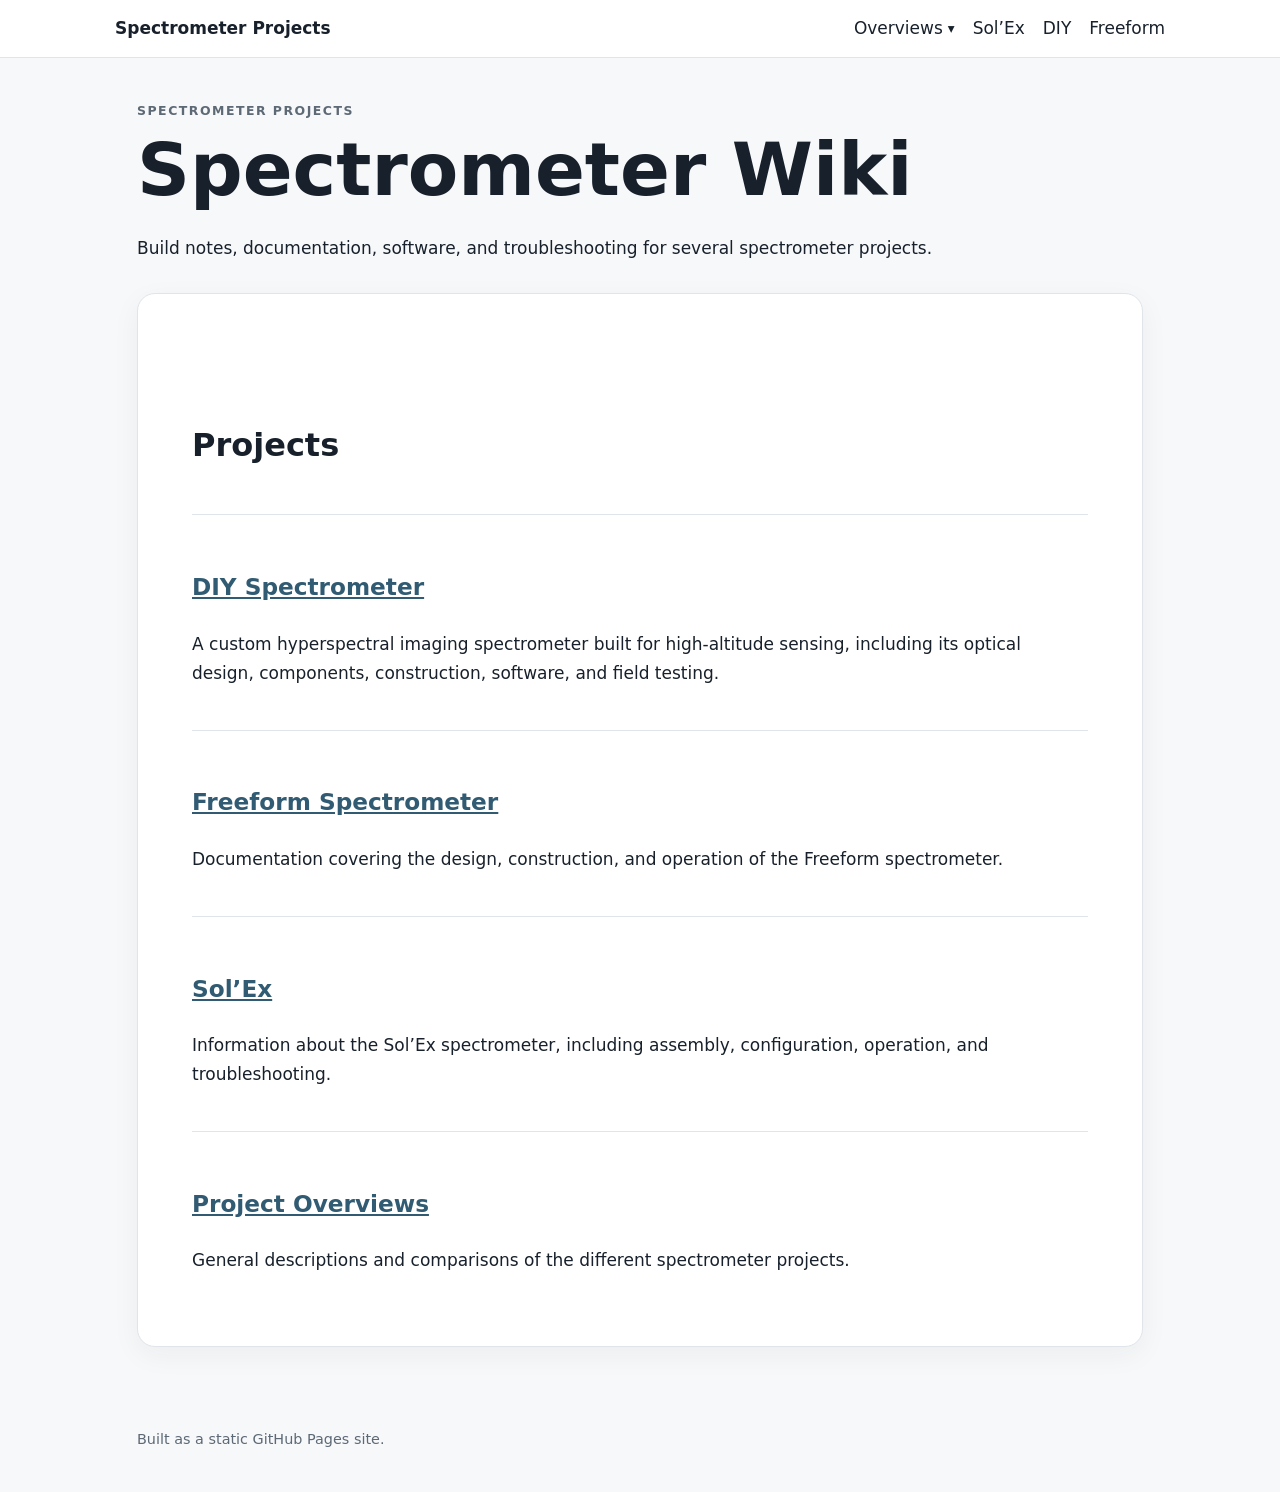
<file: index.html>
<!doctype html>
<html lang="en">
    <head>
        <meta charset="utf-8">
        <meta name="viewport" content="width=device-width, initial-scale=1">
        <title>Spectrometer Projects</title>
        <link rel="stylesheet" href="styles.css">
    </head>
    <body>
        <nav class="site-nav">
            <a class="brand" href="index.html">Spectrometer Projects</a>
            <div class="links">
                <div class="dropdown">
                    <a class="dropdown-toggle">
                        Overviews
                        <span class="dropdown-arrow">▾</span>
                    </a>
                    <div class="dropdown-menu">
                        <a href="science-overview.html">Science Overview</a>
                        <a href="coding-overview.html">Coding Overview</a>
                        <a href="troubleshooting.html">Troubleshooting</a>
                    </div>
                </div>
                <a href="solex.html">Sol’Ex</a>
                <a href="diy.html">DIY</a>
                <a href="freeform.html">Freeform</a>
            </div>
        </nav>
        <main>
            <header class="hero">
                <div class="eyebrow">Spectrometer Projects</div>
                <h1>Spectrometer Wiki</h1>
                <p>
                    Build notes, documentation, software, and troubleshooting
                    for several spectrometer projects.
                </p>
            </header>
            <article>
                <h2>Projects</h2>
                <div class="section">
                    <h3>
                        <a href="diy.html">DIY Spectrometer</a>
                    </h3>
                    <p>
                        A custom hyperspectral imaging spectrometer built for
                        high-altitude sensing, including its optical design,
                        components, construction, software, and field testing.
                    </p>
                </div>
                <div class="section">
                    <h3>
                        <a href="freeform.html">Freeform Spectrometer</a>
                    </h3>
                    <p>
                        Documentation covering the design, construction, and
                        operation of the Freeform spectrometer.
                    </p>
                </div>
                <div class="section">
                    <h3>
                        <a href="solex.html">Sol’Ex</a>
                    </h3>
                    <p>
                        Information about the Sol’Ex spectrometer, including
                        assembly, configuration, operation, and troubleshooting.
                    </p>
                </div>
                <div class="section">
                    <h3>
                        <a href="overviews.html">Project Overviews</a>
                    </h3>
                    <p>
                        General descriptions and comparisons of the different
                        spectrometer projects.
                    </p>
                </div>
            </article>
        </main>
        <footer>
            Built as a static GitHub Pages site.
        </footer>
    </body>
</html>
</file>
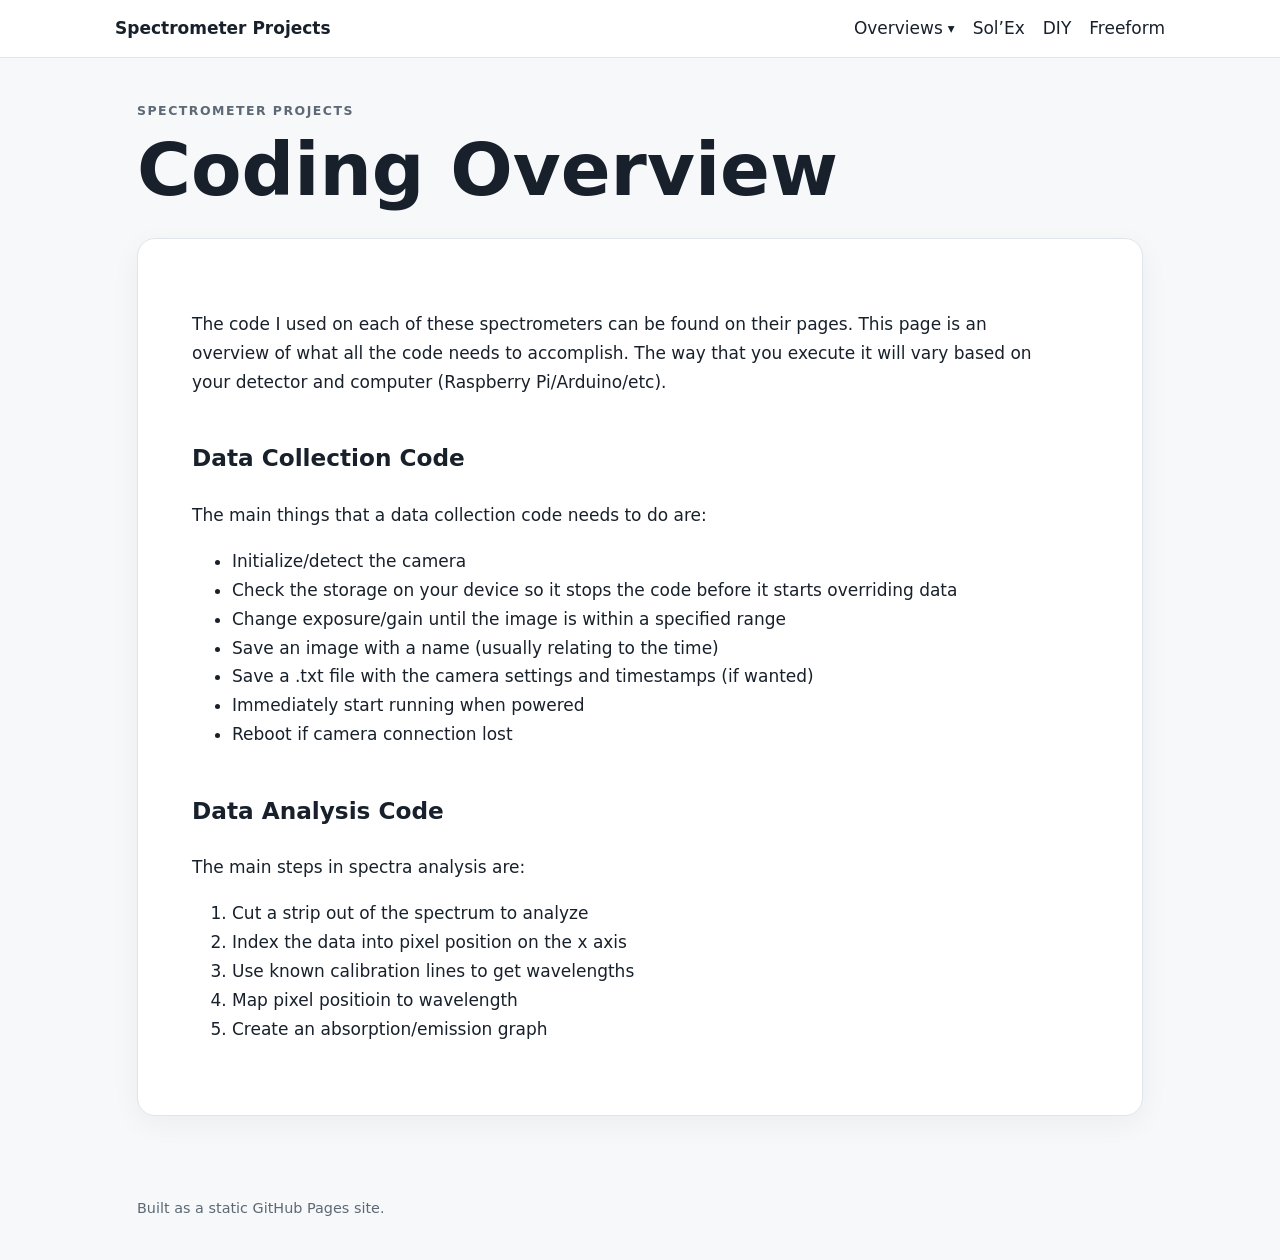
<file: coding-overview.html>
<!doctype html>
<html lang="en">
    <head>
        <meta charset="utf-8">
        <meta name="viewport" content="width=device-width, initial-scale=1">
        <title>Overviews | Spectrometer Projects</title>
        <link rel="stylesheet" href="styles.css">
    </head>
    <body>
        <nav class="site-nav">
            <a class="brand" href="index.html">Spectrometer Projects</a>
            <div class="links">
                <div class="dropdown">
                    <a class="dropdown-toggle">
                        Overviews
                        <span class="dropdown-arrow">▾</span>
                    </a>
                    <div class="dropdown-menu">
                        <a href="science-overview.html">Science Overview</a>
                        <a href="coding-overview.html">Coding Overview</a>
                        <a href="troubleshooting.html">Troubleshooting</a>
                    </div>
                </div>
                <a href="solex.html">Sol’Ex</a>
                <a href="diy.html">DIY</a>
                <a href="freeform.html">Freeform</a>
            </div>
        </nav>
        <main>
            <header class="hero">
                <div class="eyebrow">Spectrometer Projects</div>
                <h1>Coding Overview</h1>
            </header>
            <article>
                <p>The code I used on each of these spectrometers can be found on their pages. This page is an overview of what all the code needs to accomplish. The way that you execute it will vary based on your detector and computer (Raspberry Pi/Arduino/etc).</p>
                <h3>Data Collection Code</h3>
                <p>The main things that a data collection code needs to do are:</p>
                <ul>
                    <li>Initialize/detect the camera  </li>
                    <li>Check the storage on your device so it stops the code before it starts overriding data  </li>
                    <li>Change exposure/gain until the image is within a specified range  </li>
                    <li>Save an image with a name (usually relating to the time)  </li>
                    <li>Save a .txt file with the camera settings and timestamps (if wanted)  </li>
                    <li>Immediately start running when powered  </li>
                    <li>Reboot if camera connection lost</li>
                </ul>
                <h3>Data Analysis Code</h3>
                <p>The main steps in spectra analysis are:</p>
                <ol>
                    <li>Cut a strip out of the spectrum to analyze  </li>
                    <li>Index the data into pixel position on the x axis  </li>
                    <li>Use known calibration lines to get wavelengths  </li>
                    <li>Map pixel positioin to wavelength  </li>
                    <li>Create an absorption/emission graph</li>
                </ol>
            </article>
         </main>
        <footer>Built as a static GitHub Pages site.</footer>
     </body>
</html>
</file>
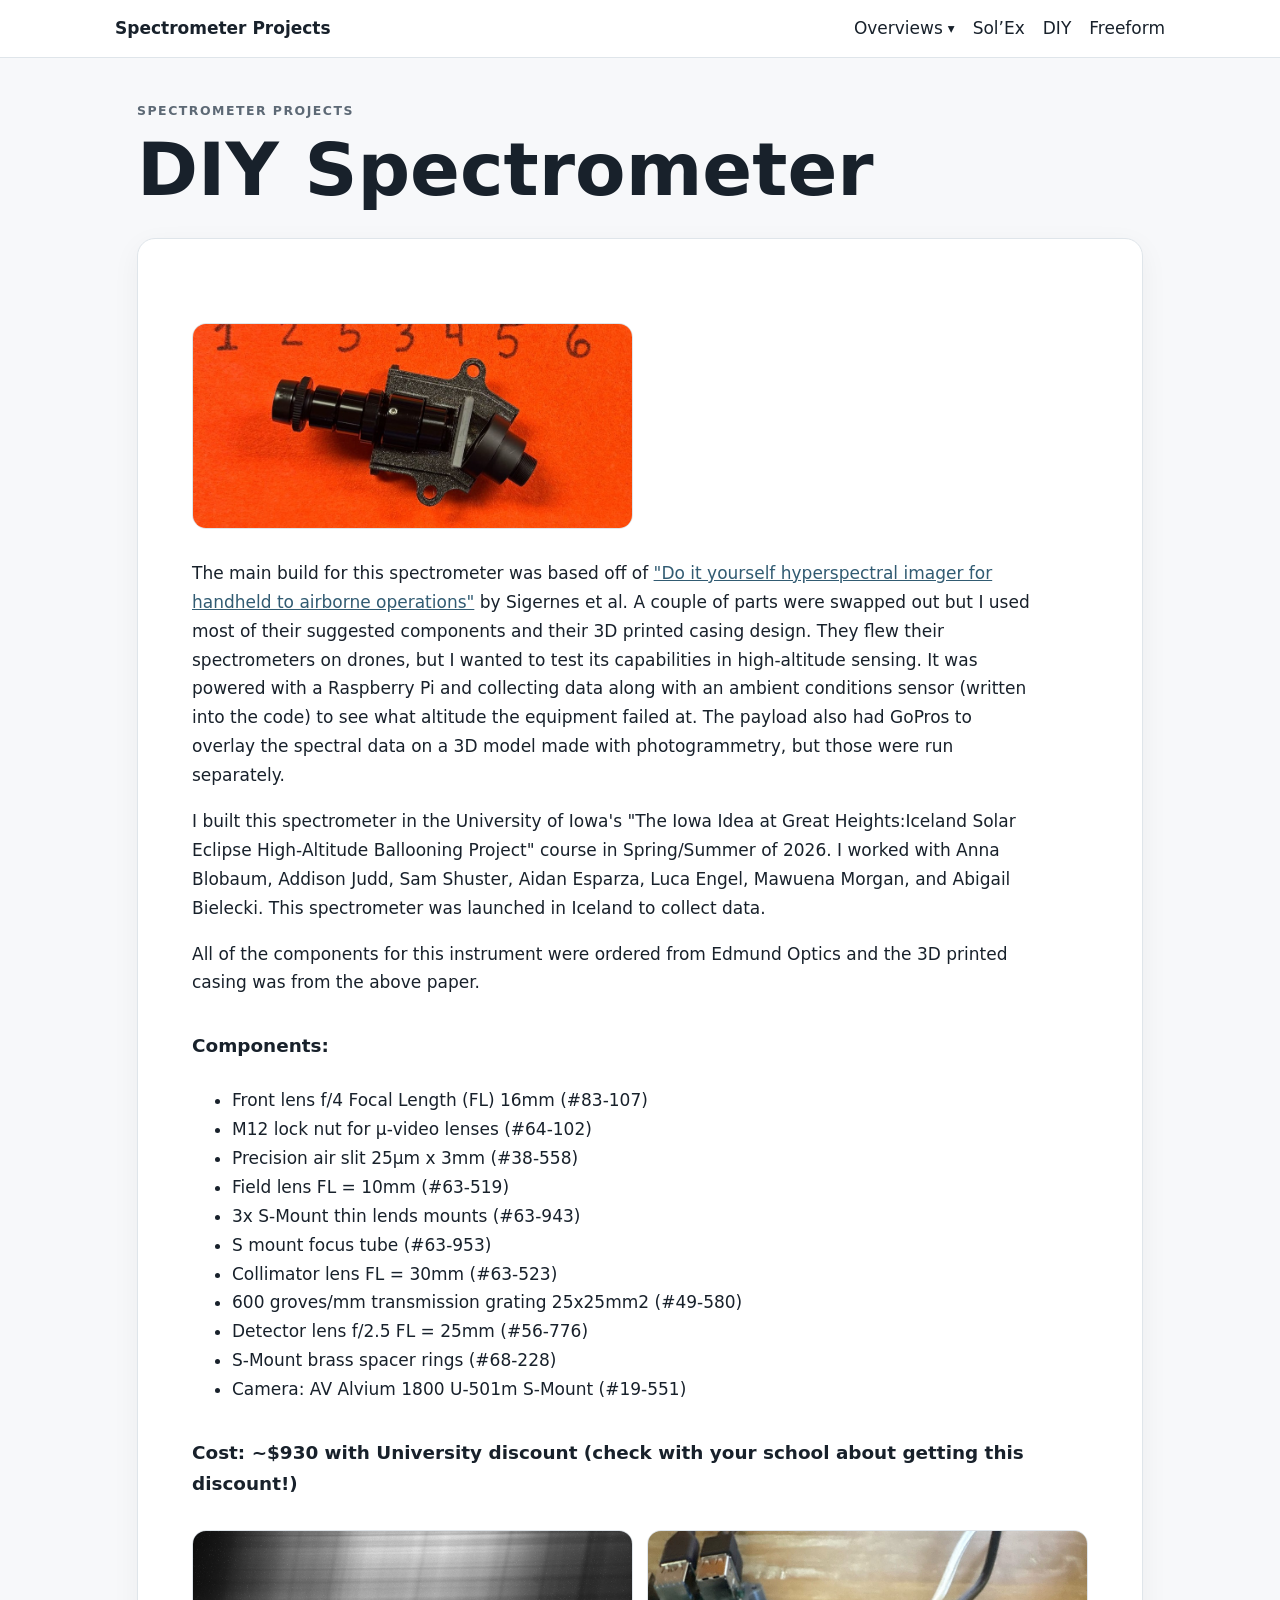
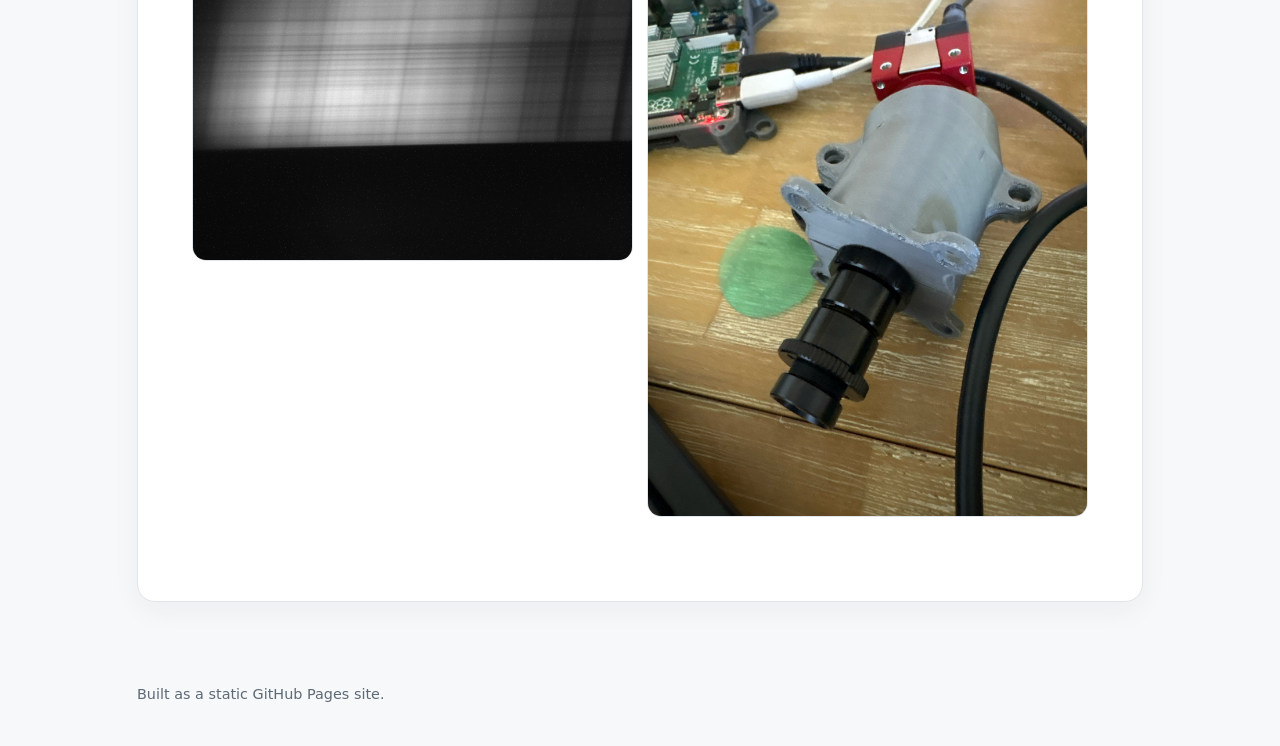
<file: diy.html>
<!doctype html>
<html lang="en">
    <head>
        <meta charset="utf-8">
        <meta name="viewport" content="width=device-width, initial-scale=1">
        <title>DIY Spectrometer | Spectrometer Projects</title>
        <link rel="stylesheet" href="styles.css">
    </head>
    <body>
        <nav class="site-nav">
            <a class="brand" href="index.html">Spectrometer Projects</a>
            <div class="links">
                <div class="dropdown">
                    <a class="dropdown-toggle">
                        Overviews
                        <span class="dropdown-arrow">▾</span>
                    </a>
                    <div class="dropdown-menu">
                        <a href="science-overview.html">Science Overview</a>
                        <a href="coding-overview.html">Coding Overview</a>
                        <a href="troubleshooting.html">Troubleshooting</a>
                    </div>
                </div>
                <a href="solex.html">Sol’Ex</a>
                <a href="diy.html">DIY</a>
                <a href="freeform.html">Freeform</a>
            </div>
        </nav>
        <main>
            <header class="hero">
                <div class="eyebrow">Spectrometer Projects</div>
                <h1>DIY Spectrometer</h1>
            </header>
            <article>
                <div class="gallery">
                    <img src="assets/diy/20260503_155716_AB4F8B.jpeg" alt="20260503_155716_AB4F8B" loading="lazy">
                </div>
                <p>The main build for this spectrometer was based off of <a href="https://github.com/openhsi" target="_blank" rel="noopener">"Do it yourself hyperspectral imager for handheld to airborne operations"</a> by Sigernes et al. A couple of parts were swapped out but I used most of their suggested components and their 3D printed casing design. They flew their spectrometers on drones, but I wanted to test its capabilities in high-altitude sensing. It was powered with a Raspberry Pi and collecting data along with an ambient conditions sensor (written into the code) to see what altitude the equipment failed at. The payload also had GoPros to overlay the spectral data on a 3D model made with photogrammetry, but those were run separately.</p>
                <p>I built this spectrometer in the University of Iowa's "The Iowa Idea at Great Heights:Iceland Solar Eclipse High-Altitude Ballooning Project" course in Spring/Summer of 2026. I worked with Anna Blobaum, Addison Judd, Sam Shuster, Aidan Esparza, Luca Engel, Mawuena Morgan, and Abigail Bielecki. This spectrometer was launched in Iceland to collect data.</p>
                <p>All of the components for this instrument were ordered from Edmund Optics and the 3D printed casing was from the above paper.</p>
                <h4>Components:</h4>
                <ul>
                    <li>Front lens f/4 Focal Length (FL) 16mm (#83-107)</li>
                    <li>M12 lock nut for μ-video lenses (#64-102)  </li>
                    <li>Precision air slit 25μm x 3mm (#38-558)  </li>
                    <li>Field lens FL = 10mm (#63-519)  </li>
                    <li>3x S-Mount thin lends mounts (#63-943)  </li>
                    <li>S mount focus tube (#63-953)  </li>
                    <li>Collimator lens FL = 30mm (#63-523)  </li>
                    <li>600 groves/mm transmission grating 25x25mm2 (#49-580)  </li>
                    <li>Detector lens f/2.5 FL = 25mm (#56-776)  </li>
                    <li>S-Mount brass spacer rings (#68-228)  </li>
                    <li>Camera: AV Alvium 1800 U-501m S-Mount (#19-551)  </li>
                </ul>
                <h4>Cost: ~$930 with University discount (check with your school about getting this discount!)</h4>
                <div class="gallery">
                    <img src="assets/diy/calibration_frame.jpg" alt="calibration_frame" loading="lazy">
                    <img src="assets/diy/20260602_164855_AC6FFB.jpeg" alt="20260602_164855_AC6FFB" loading="lazy">
                </div>
            </article>
        </main>
        <footer>Built as a static GitHub Pages site.</footer>
    </body>

</html>
</file>
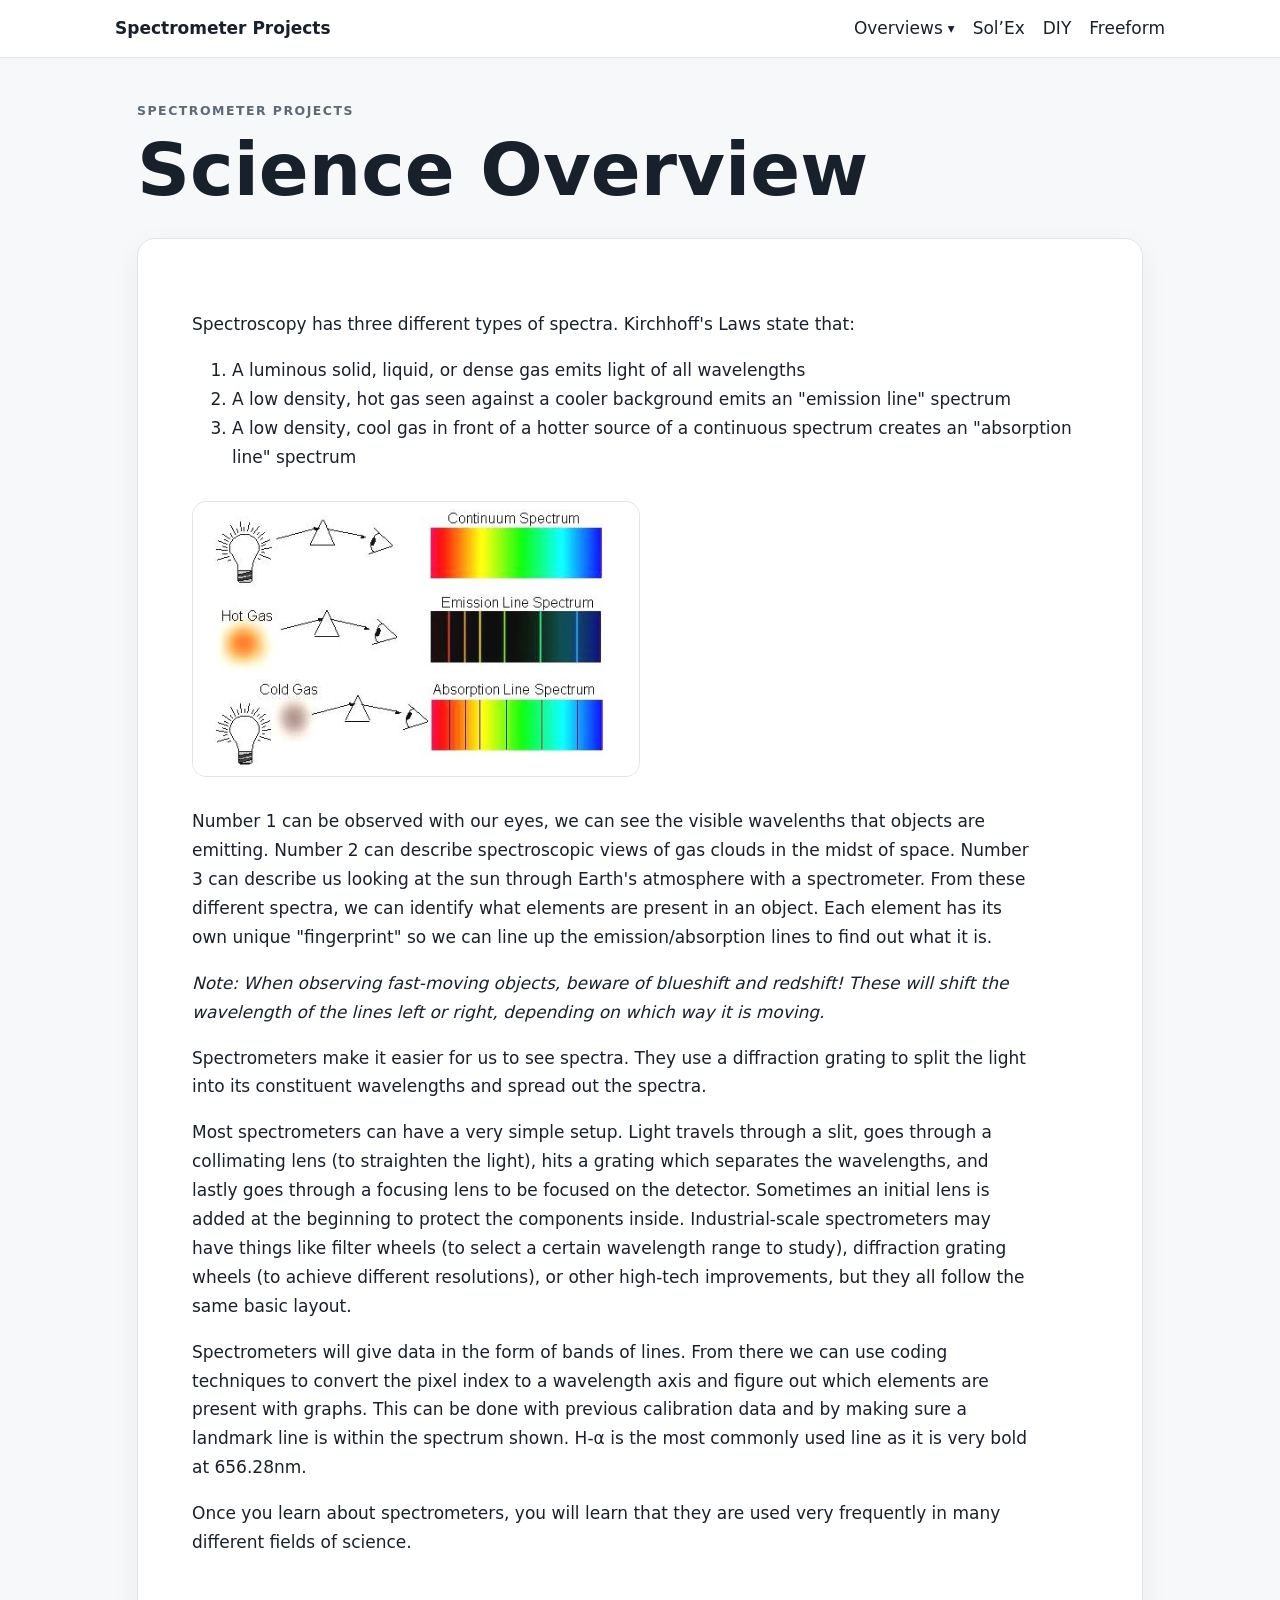
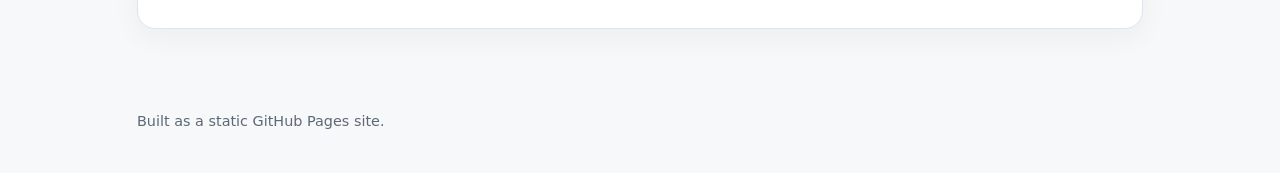
<file: science-overview.html>
<!doctype html>
<html lang="en">
    <head>
        <meta charset="utf-8">
        <meta name="viewport" content="width=device-width, initial-scale=1">
        <title>Overviews | Spectrometer Projects</title>
        <link rel="stylesheet" href="styles.css">
    </head>
    <body>
        <nav class="site-nav">
            <a class="brand" href="index.html">Spectrometer Projects</a>
            <div class="links">
                <div class="dropdown">
                    <a class="dropdown-toggle">
                        Overviews
                        <span class="dropdown-arrow">▾</span>
                    </a>
                    <div class="dropdown-menu">
                        <a href="science-overview.html">Science Overview</a>
                        <a href="coding-overview.html">Coding Overview</a>
                        <a href="troubleshooting.html">Troubleshooting</a>
                    </div>
                </div>
                <a href="solex.html">Sol’Ex</a>
                <a href="diy.html">DIY</a>
                <a href="freeform.html">Freeform</a>
            </div>
        </nav>
        <main>
            <header class="hero">
                <div class="eyebrow">Spectrometer Projects</div>
                <h1>Science Overview</h1>
            </header>
            <article>
                <p>Spectroscopy has three different types of  spectra. Kirchhoff's Laws state that:</p>
                <ol>
                    <li>A luminous solid, liquid, or dense gas emits light of all wavelengths  </li>
                    <li>A low density, hot gas seen against a cooler background emits an "emission line" spectrum  </li>
                    <li>A low density, cool gas in front of a hotter source of a continuous spectrum creates an "absorption line" spectrum  </li>
                </ol>
                <div class="gallery">
                    <img class="wide" src="assets/overviews/kirchoff.png" alt="kirchoff" loading="lazy" style="width: 50%; height: auto;">
                </div>
                <p>Number 1 can be observed with our eyes, we can see the visible wavelenths that objects are emitting. Number 2 can describe spectroscopic views of gas clouds in the midst of space. Number 3 can describe us looking at the sun through Earth's atmosphere with a spectrometer. From these different spectra, we can identify what elements are present in an object. Each element has its own unique "fingerprint" so we can line up the emission/absorption lines to find out what it is.</p>
                <p><em>Note: When observing fast-moving objects, beware of blueshift and redshift! These will shift the wavelength of the lines left or right, depending on which way it is moving.</em></p>
                <p>Spectrometers make it easier for us to see spectra. They use a diffraction grating to split the light into its constituent wavelengths and spread out the spectra.</p>
                <p>Most spectrometers can have a very simple setup. Light travels through a slit, goes through a collimating lens (to straighten the light), hits a grating which separates the wavelengths, and lastly goes through a focusing lens to be focused on the detector. Sometimes an initial lens is added at the beginning to protect the components inside. Industrial-scale spectrometers may have things like filter wheels (to select a certain wavelength range to study), diffraction grating wheels (to achieve different resolutions), or other high-tech improvements, but they all follow the same basic layout.</p>
                <p>Spectrometers will give data in the form of bands of lines. From there we can use coding techniques to convert the pixel index to a wavelength axis and figure out which elements are present with graphs. This can be done with previous calibration data and by making sure a landmark line is within the spectrum shown. H-α is the most commonly used line as it is very bold at 656.28nm.</p>
                <p>Once you learn about spectrometers, you will learn that they are used very frequently in many different fields of science.</p>
            </article>
         </main>
        <footer>Built as a static GitHub Pages site.</footer>
     </body>
</html>
</file>
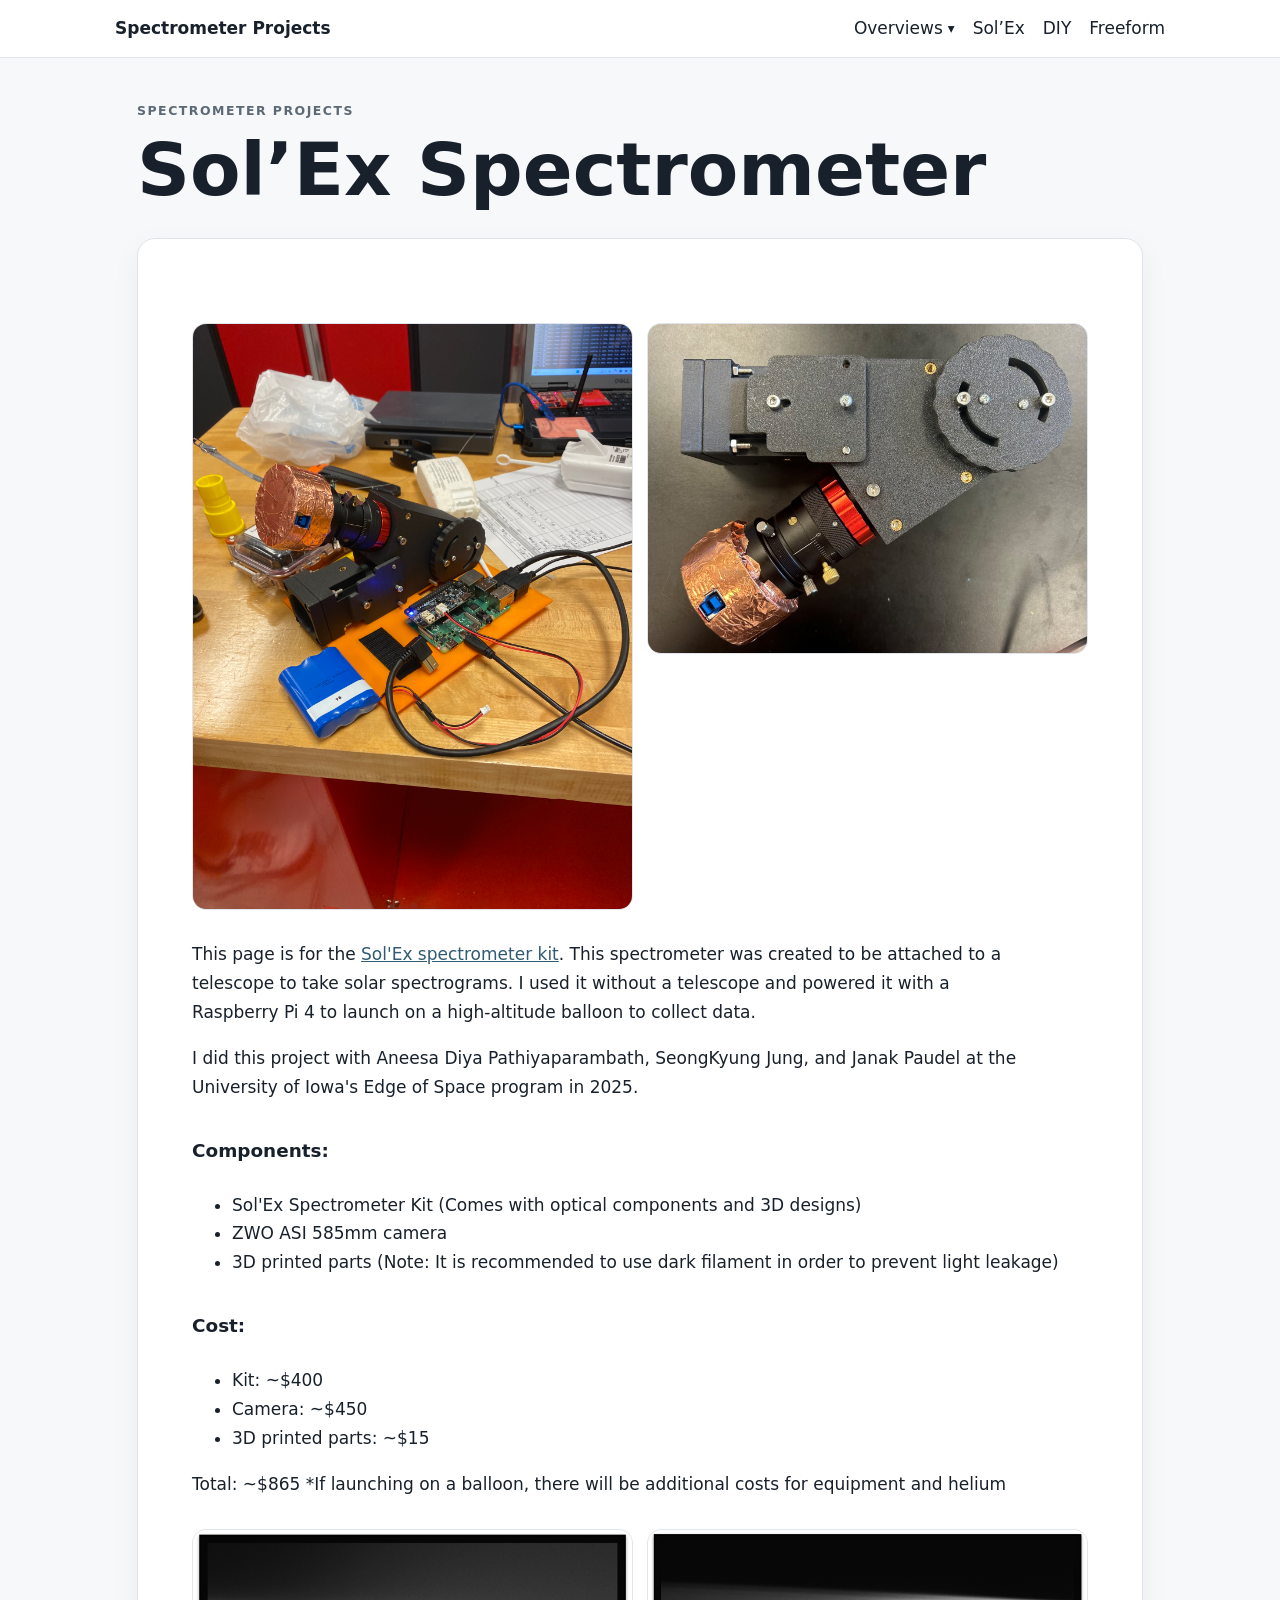
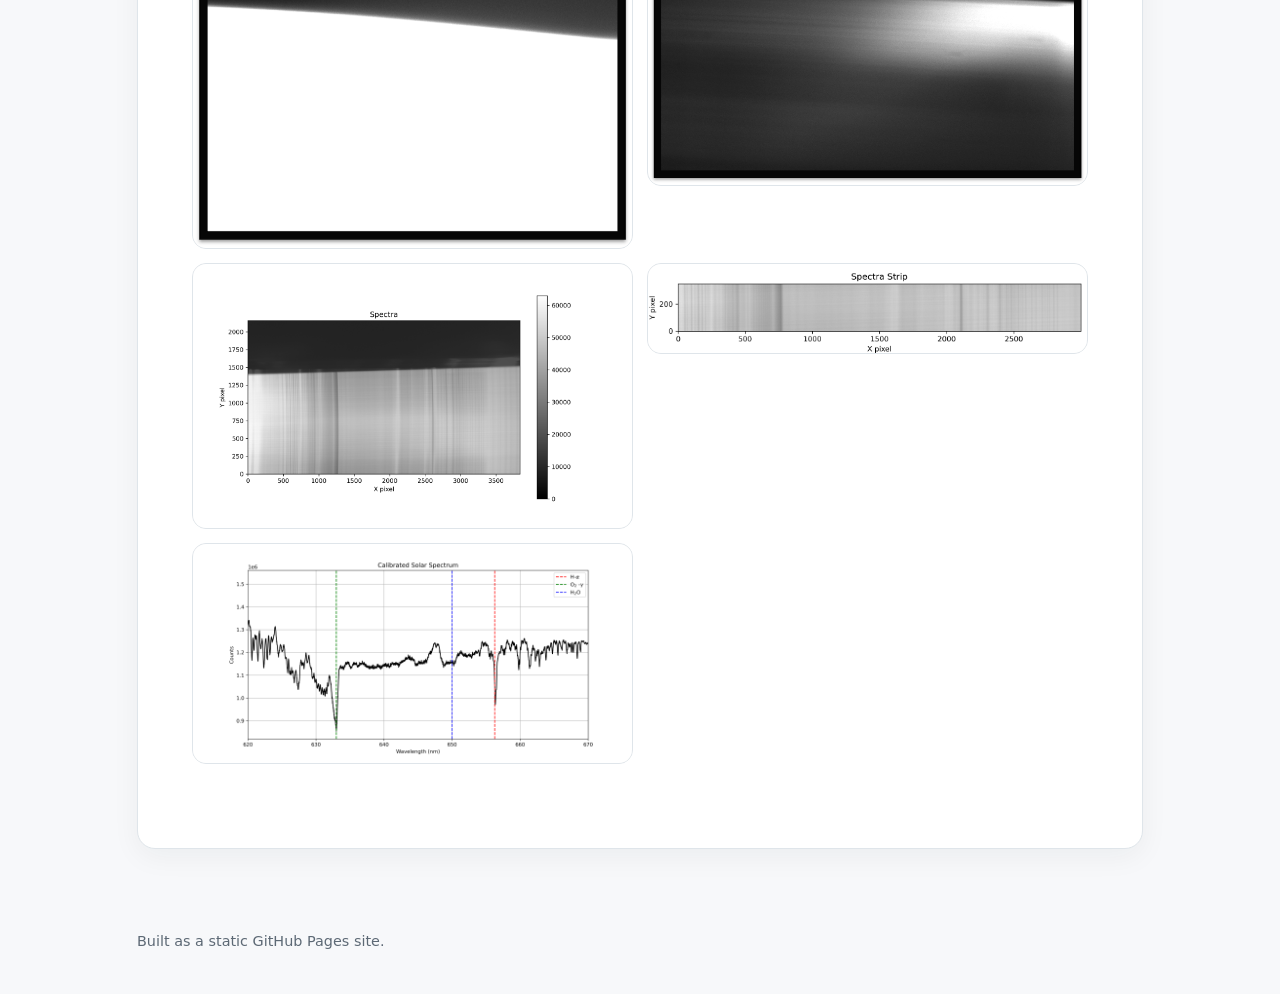
<file: solex.html>
<!doctype html>
<html lang="en">
    <head>
        <meta charset="utf-8">
        <meta name="viewport" content="width=device-width, initial-scale=1">
        <title>Sol’Ex Spectrometer | Spectrometer Projects</title>
        <link rel="stylesheet" href="styles.css">
    </head>
    <body>
        <nav class="site-nav">
            <a class="brand" href="index.html">Spectrometer Projects</a>
            <div class="links">
                <div class="dropdown">
                    <a class="dropdown-toggle">
                        Overviews
                        <span class="dropdown-arrow">▾</span>
                    </a>
                    <div class="dropdown-menu">
                        <a href="science-overview.html">Science Overview</a>
                        <a href="coding-overview.html">Coding Overview</a>
                        <a href="troubleshooting.html">Troubleshooting</a>
                    </div>
                </div>
                <a href="solex.html">Sol’Ex</a>
                <a href="diy.html">DIY</a>
                <a href="freeform.html">Freeform</a>
            </div>
        </nav>
        <main>
            <header class="hero">
                <div class="eyebrow">Spectrometer Projects</div>
                <h1>Sol’Ex Spectrometer</h1>
            </header>
            <article>
                <div class="gallery">
                    <img src="assets/solex/EOS_spectrometer2.jpg" alt="EOS_spectrometer2" loading="lazy">
                    <img src="assets/solex/solex.png" alt="solex" loading="lazy">
                </div>
                <p>This page is for the <a href="https://solex.astrosurf.com/sol-ex-stars-en.html" target="_blank" rel="noopener">Sol'Ex spectrometer kit</a>. This spectrometer was created to be attached to a telescope to take solar spectrograms. I used it without a telescope and powered it with a Raspberry Pi 4 to launch on a high-altitude balloon to collect data.</p>
                <p>I did this project with Aneesa Diya Pathiyaparambath, SeongKyung Jung, and Janak Paudel at the University of Iowa's Edge of Space program in 2025.</p>
                <h4>Components:</h4>
                <ul>
                    <li>Sol'Ex Spectrometer Kit (Comes with optical components and 3D designs)  </li>
                    <li>ZWO ASI 585mm camera  </li>
                    <li>3D printed parts (Note: It is recommended to use dark filament in order to prevent light leakage)  </li>
                </ul>
                <h4>Cost:</h4>
                <ul>
                    <li>Kit: ~$400  </li>
                    <li>Camera: ~$450  </li>
                    <li>3D printed parts: ~$15  </li>
                </ul>
                <p>Total: ~$865 *If launching on a balloon, there will be additional costs for equipment and helium</p>
                <div class="gallery">
                    <img src="assets/solex/overexposed.png" alt="overexposed" loading="lazy">
                    <img src="assets/solex/underexposed_blurry.png" alt="underexposed_blurry" loading="lazy">
                    <img src="assets/solex/Spectra.png" alt="Spectra" loading="lazy">
                    <img src="assets/solex/Spectra_Strip (1).png" alt="Spectra_Strip (1)" loading="lazy">
                    <img src="assets/solex/Calibrated Solar Spectrum (2) (1).png" alt="Calibrated Solar Spectrum (2) (1)" loading="lazy">
                </div>
            </article>
        </main>
        <footer>Built as a static GitHub Pages site.</footer>
    </body>
</html>
</file>
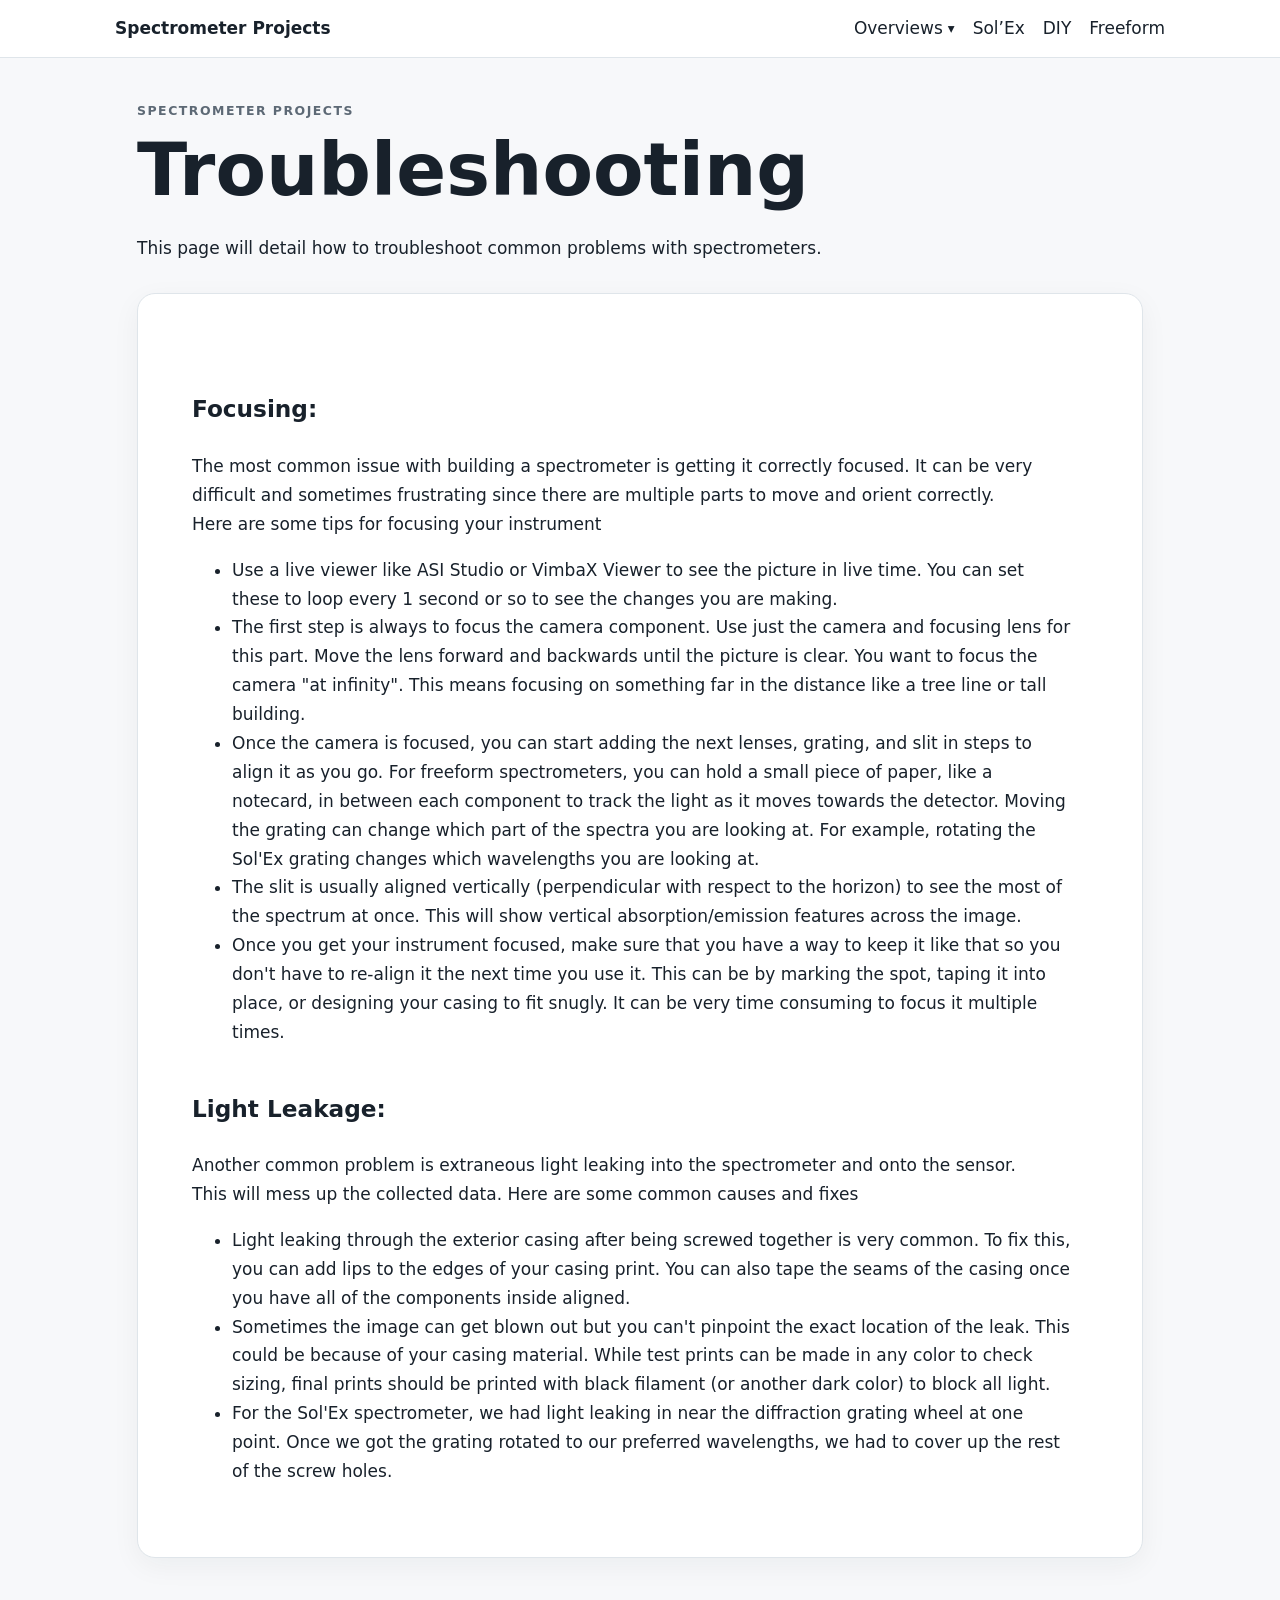
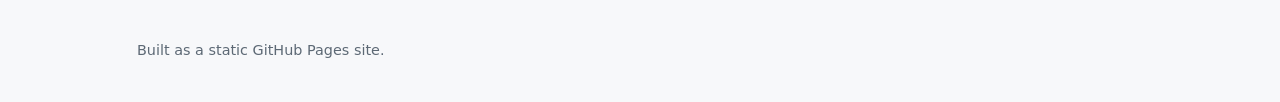
<file: troubleshooting.html>
<!doctype html>
<html lang="en">
    <head>
        <meta charset="utf-8">
        <meta name="viewport" content="width=device-width, initial-scale=1">
        <title>Overviews | Spectrometer Projects</title>
        <link rel="stylesheet" href="styles.css">
    </head>
    <body>
        <nav class="site-nav">
            <a class="brand" href="index.html">Spectrometer Projects</a>
            <div class="links">
                <div class="dropdown">
                    <a class="dropdown-toggle">
                        Overviews
                        <span class="dropdown-arrow">▾</span>
                    </a>
                    <div class="dropdown-menu">
                        <a href="science-overview.html">Science Overview</a>
                        <a href="coding-overview.html">Coding Overview</a>
                        <a href="troubleshooting.html">Troubleshooting</a>
                    </div>
                </div>
                <a href="solex.html">Sol’Ex</a>
                <a href="diy.html">DIY</a>
                <a href="freeform.html">Freeform</a>
            </div>
        </nav>
        <main>
            <header class="hero">
                <div class="eyebrow">Spectrometer Projects</div>
                <h1>Troubleshooting</h1>
                <p>This page will detail how to troubleshoot common problems with spectrometers.</p>
            </header>
            <article>
                <h3>Focusing:</h3>
                <p>The most common issue with building a spectrometer is getting it correctly focused. It can be very difficult and sometimes frustrating since there are multiple parts to move and orient correctly. Here are some tips for focusing your instrument</p>
                <ul>
                    <li>Use a live viewer like ASI Studio or VimbaX Viewer to see the picture in live time. You can set these to loop every 1 second or so to see the changes you are making.  </li>
                    <li>The first step is always to focus the camera component. Use just the camera and focusing lens for this part. Move the lens forward and backwards until the picture is clear. You want to focus the camera "at infinity". This means focusing on something far in the distance like a tree line or tall building.  </li>
                    <li>Once the camera is focused, you can start adding the next lenses, grating, and slit in steps to align it as you go. For freeform spectrometers, you can hold a small piece of paper, like a notecard, in between each component to track the light as it moves towards the detector. Moving the grating can change which part of the spectra you are looking at. For example, rotating the Sol'Ex grating changes which wavelengths you are looking at.  </li>
                    <li>The slit is usually aligned vertically (perpendicular with respect to the horizon) to see the most of the spectrum at once. This will show vertical absorption/emission features across the image.  </li>
                    <li>Once you get your instrument focused, make sure that you have a way to keep it like that so you don't have to re-align it the next time you use it. This can be by marking the spot, taping it into place, or designing your casing to fit snugly. It can be very time consuming to focus it multiple times.  </li>
                </ul>
                <h3>Light Leakage:</h3>
                <p>Another common problem is extraneous light leaking into the spectrometer and onto the sensor. This will mess up the collected data. Here are some common causes and fixes</p>
                <ul>
                    <li>Light leaking through the exterior casing after being screwed together is very common. To fix this, you can add lips to the edges of your casing print. You can also tape the seams of the casing once you have all of the components inside aligned.  </li>
                    <li>Sometimes the image can get blown out but you can't pinpoint the exact location of the leak. This could be because of your casing material. While test prints can be made in any color to check sizing, final prints should be printed with black filament (or another dark color) to block all light.  </li>
                    <li>For the Sol'Ex spectrometer, we had light leaking in near the diffraction grating wheel at one point. Once we got the grating rotated to our preferred wavelengths, we had to cover up the rest of the screw holes.</li>
                </ul>
            </article>
         </main>
        <footer>Built as a static GitHub Pages site.</footer>
     </body>
</html>
</file>
<file: styles.css>
:root {
    --bg: #f7f8fa;
    --paper: #fff;
    --ink: #18212b;
    --muted: #5d6975;
    --line: #dfe5ea;
    --accent: #315b72;
    --max: 1050px;
}

* {
    box-sizing: border-box;
}

body {
    margin: 0;
    background: var(--bg);
    color: var(--ink);
    font: 17px/1.7 system-ui, -apple-system, BlinkMacSystemFont, "Segoe UI", sans-serif;
}
.site-nav {
    position: sticky;
    top: 0;
    z-index: 10;
    background: rgba(255, 255, 255, 0.96);
    border-bottom: 1px solid var(--line);
    display: flex;
    gap: 28px;
    align-items: center;
    justify-content: space-between;
    padding: 14px max(22px, calc((100vw - var(--max)) / 2));
}
.site-nav a {
    color: var(--ink);
    text-decoration: none;
}
.site-nav a:hover {
    color: var(--accent);
}
.brand {
    font-weight: 750;
}
.links {
    display: flex;
    gap: 18px;
    align-items: center;
    flex-wrap: wrap;
}
.dropdown {
    position: relative;
}
.dropdown-toggle {
    display: flex;
    align-items: center;
    gap: 5px;
}
.dropdown-arrow {
    font-size: 0.8em;
    transition: transform 0.2s ease;
}
.dropdown-menu {
    position: absolute;
    top: calc(100% + 10px);
    left: 50%;
    transform: translateX(-50%) translateY(-6px);
    min-width: 210px;
    padding: 8px;
    background: var(--paper);
    border: 1px solid var(--line);
    border-radius: 12px;
    box-shadow: 0 10px 30px rgba(20, 35, 45, 0.12);
    opacity: 0;
    visibility: hidden;
    transition:
        opacity 0.18s ease,
        transform 0.18s ease,
        visibility 0.18s;
    z-index: 100;
}
.dropdown-menu::before {
    content: "";
    position: absolute;
    top: -12px;
    left: 0;
    width: 100%;
    height: 12px;
}
.dropdown-menu a {
    display: block;
    padding: 9px 12px;
    border-radius: 8px;
    white-space: nowrap;
    color: var(--ink);
    transition:
        background 0.15s ease,
        color 0.15s ease;
}
.dropdown-menu a:hover {
    background: var(--bg);
    color: var(--accent);
}
.dropdown:hover .dropdown-menu,
.dropdown:focus-within .dropdown-menu {
    opacity: 1;
    visibility: visible;
    transform: translateX(-50%) translateY(0);
}
.dropdown:hover .dropdown-arrow,
.dropdown:focus-within .dropdown-arrow {
    transform: rotate(180deg);
}

main {
    max-width: var(--max);
    margin: 42px auto 80px;
    padding: 0 22px;
}
.hero {
    margin-bottom: 30px;
}
.eyebrow {
    text-transform: uppercase;
    letter-spacing: 0.12em;
    font-size: 0.78rem;
    color: var(--muted);
    font-weight: 700;
}

h1 {
    font-size: clamp(2.3rem, 6vw, 4.6rem);
    line-height: 1.03;
    margin: 0.15em 0 0.35em;
}

h2 {
    font-size: 2rem;
    margin-top: 2.2em;
}

h3 {
    font-size: 1.45rem;
    margin-top: 1.8em;
}

h4 {
    font-size: 1.15rem;
    margin-top: 1.8em;
}

p,

li {
    max-width: 78ch;
}

a {
    color: var(--accent);
}

article {
    background: var(--paper);
    border: 1px solid var(--line);
    border-radius: 18px;
    padding: clamp(24px, 5vw, 54px);
    box-shadow: 0 8px 28px rgba(20, 35, 45, 0.05);
}
.gallery {
    display: grid;
    grid-template-columns: repeat(2, minmax(0, 1fr));
    gap: 14px;
    margin: 30px 0;
}
.gallery img,
.feature-img {
    width: 100%;
    height: auto;
    display: block;
    border-radius: 14px;
    border: 1px solid var(--line);
    background: #eee;
}
.gallery img {
    width: 100%;
    height: auto;
    object-fit: contain;
}
.gallery img.wide {
    grid-column: 1 / -1;
    width: 100%;
    height: auto;
    max-height: none;
    object-fit: contain;
}
.caption {
    color: var(--muted);
    font-size: 0.9rem;
    margin-top: 6px;
}
.section {
    padding-top: 10px;
    border-top: 1px solid var(--line);
    margin-top: 42px;
}

footer {
    max-width: var(--max);
    margin: 0 auto 40px;
    padding: 0 22px;
    color: var(--muted);
    font-size: 0.9rem;
}
.empty-home {
    min-height: 60vh;
}

@media (max-width: 700px) {
    .site-nav {
        align-items: flex-start;
        flex-direction: column;
        gap: 8px;
    }
    .links {
        width: 100%;
        align-items: flex-start;
        flex-direction: column;
        gap: 6px;
    }
    .dropdown {
        width: 100%;
    }
    .dropdown-toggle {
        width: fit-content;
    }
    .dropdown-menu {
        position: static;
        transform: none;
        min-width: 0;
        padding: 5px 0 5px 15px;
        border: none;
        border-radius: 0;
        box-shadow: none;
        opacity: 1;
        visibility: visible;
        background: transparent;
        display: none;
    }
    .dropdown-menu::before {
        display: none;
    }
    .dropdown:hover .dropdown-menu,
    .dropdown:focus-within .dropdown-menu {
        display: block;

        transform: none;
    }
    .dropdown-menu a {
        padding: 6px 0;
        color: var(--muted);
        font-size: 0.95rem;
    }
    .gallery {
        grid-template-columns: 1fr;
    }
    .gallery img.wide {
        grid-column: auto;
    }

    article {
        border-radius: 12px;

        padding: 24px;
    }

    main {
        margin-top: 24px;
    }
}
</file>
